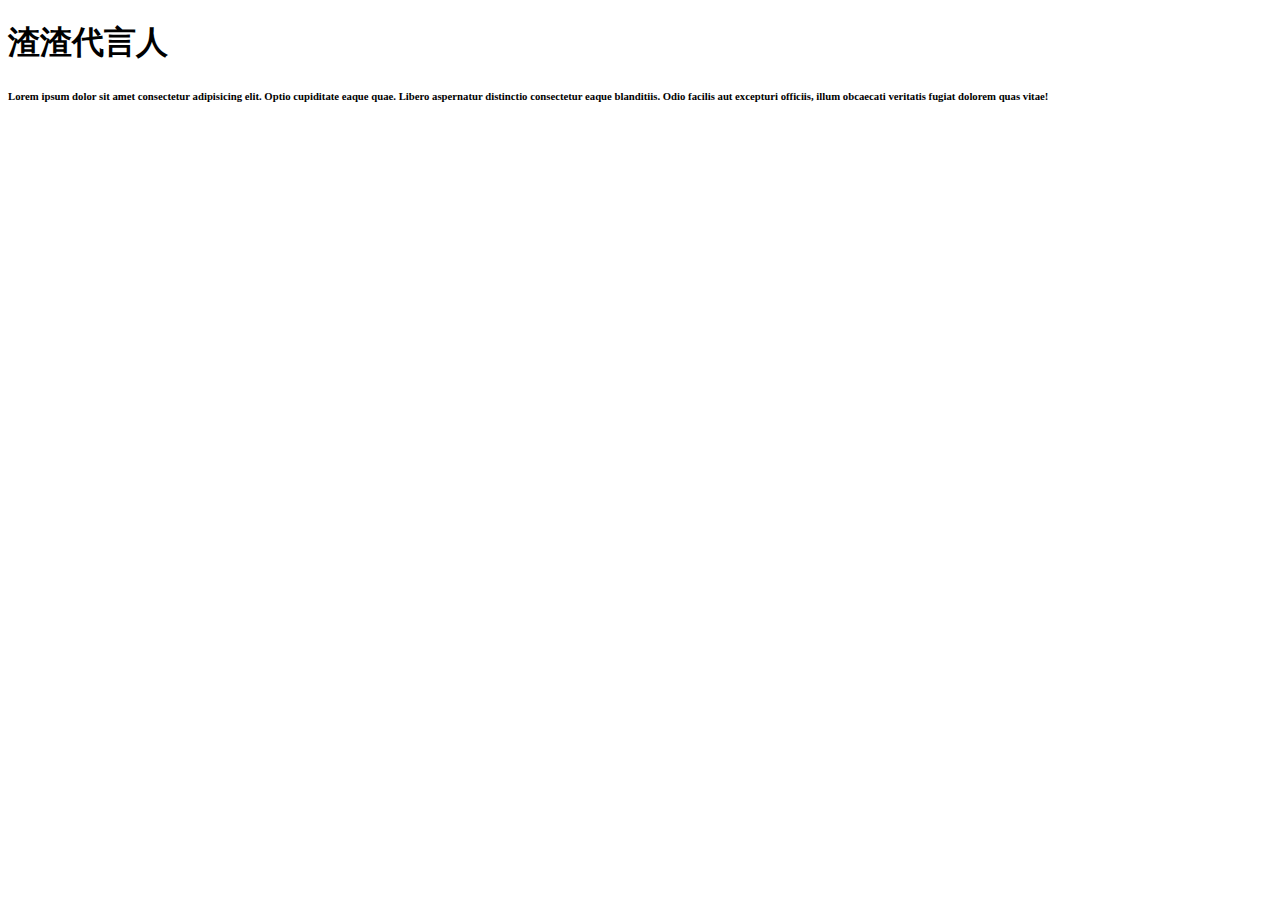
<file: css/1033.html>
<!DOCTYPE html>
<html lang="en">
<head>
    <meta charset="UTF-8">
    <meta name="viewport" content="width=device-width, initial-scale=1.0">
    <meta http-equiv="X-UA-Compatible" content="ie=edge">
    <title>Document</title>
</head>
<body>
    <h1>渣渣代言人</h1>
        <h6>Lorem ipsum dolor sit amet consectetur adipisicing elit. Optio cupiditate eaque quae. Libero aspernatur distinctio consectetur eaque blanditiis. Odio facilis aut excepturi officiis, illum obcaecati veritatis fugiat dolorem quas vitae!</h6>
</body>
</html>
</file>
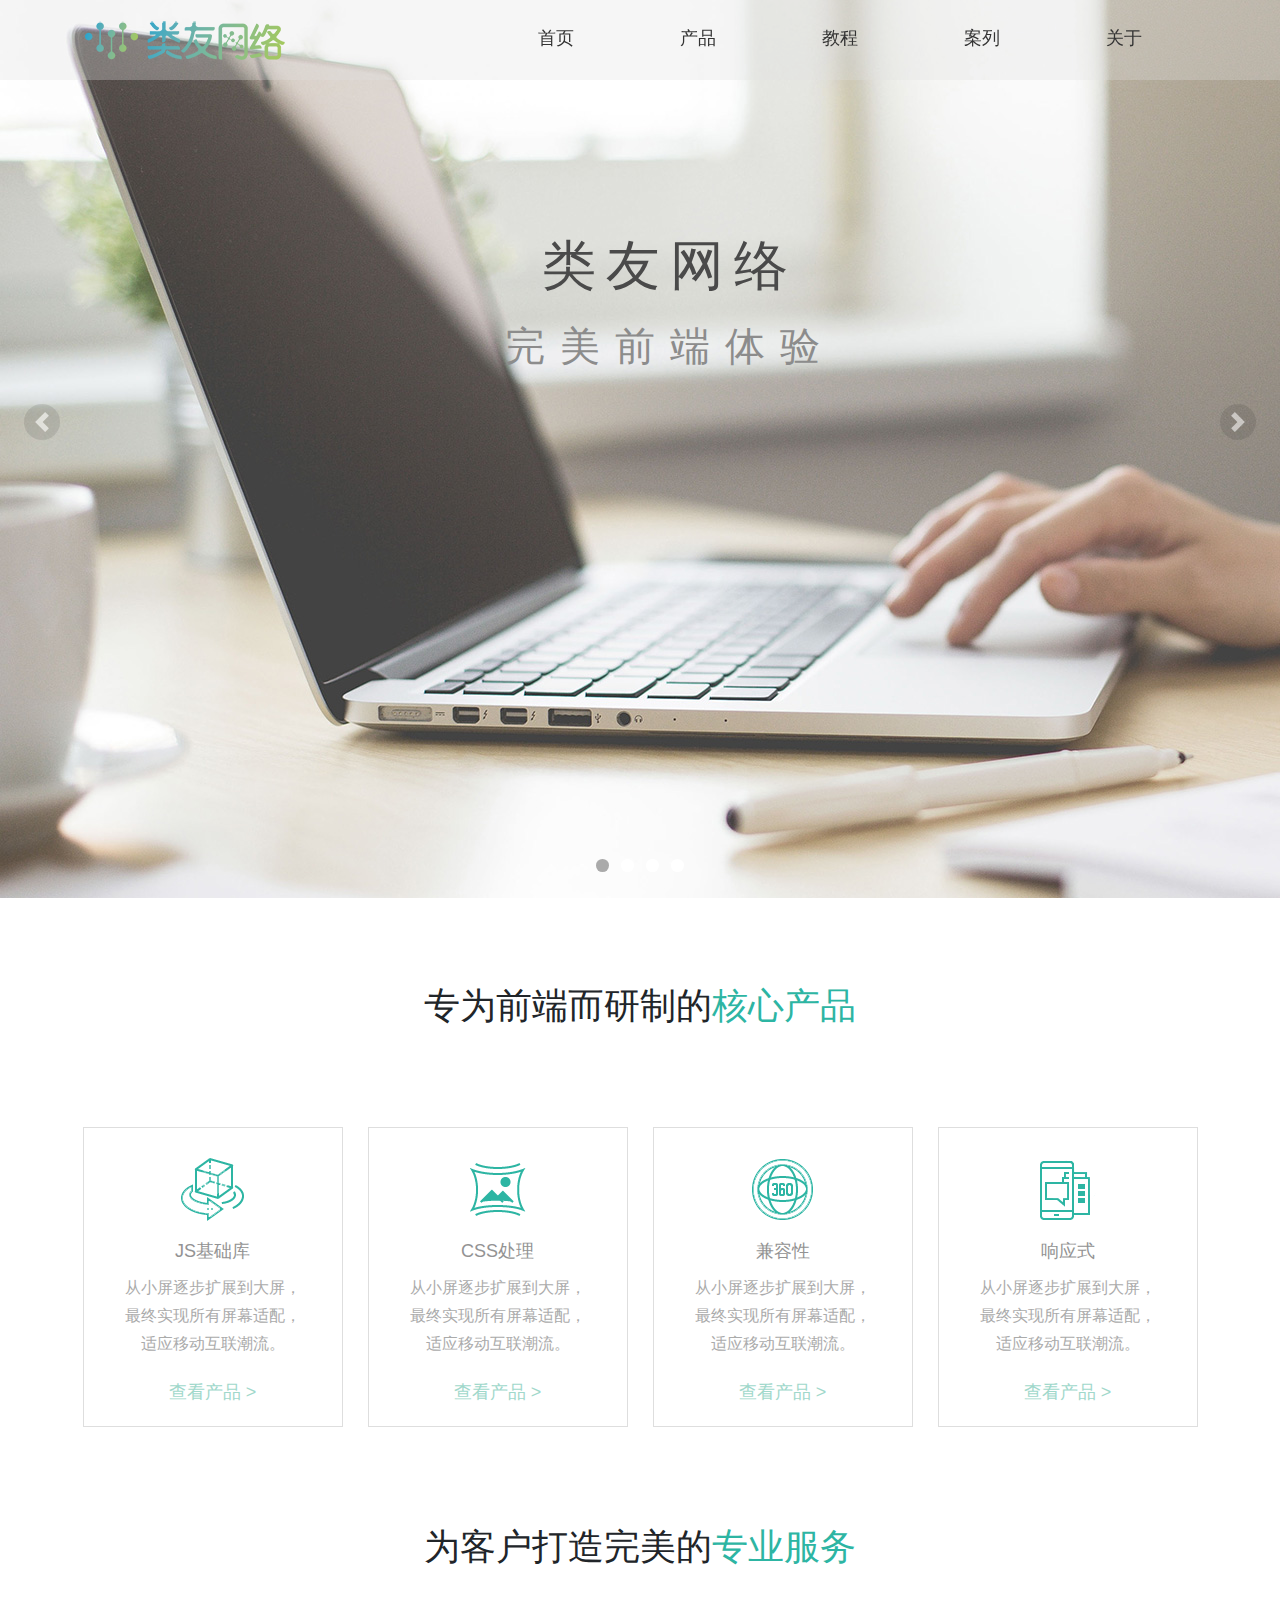
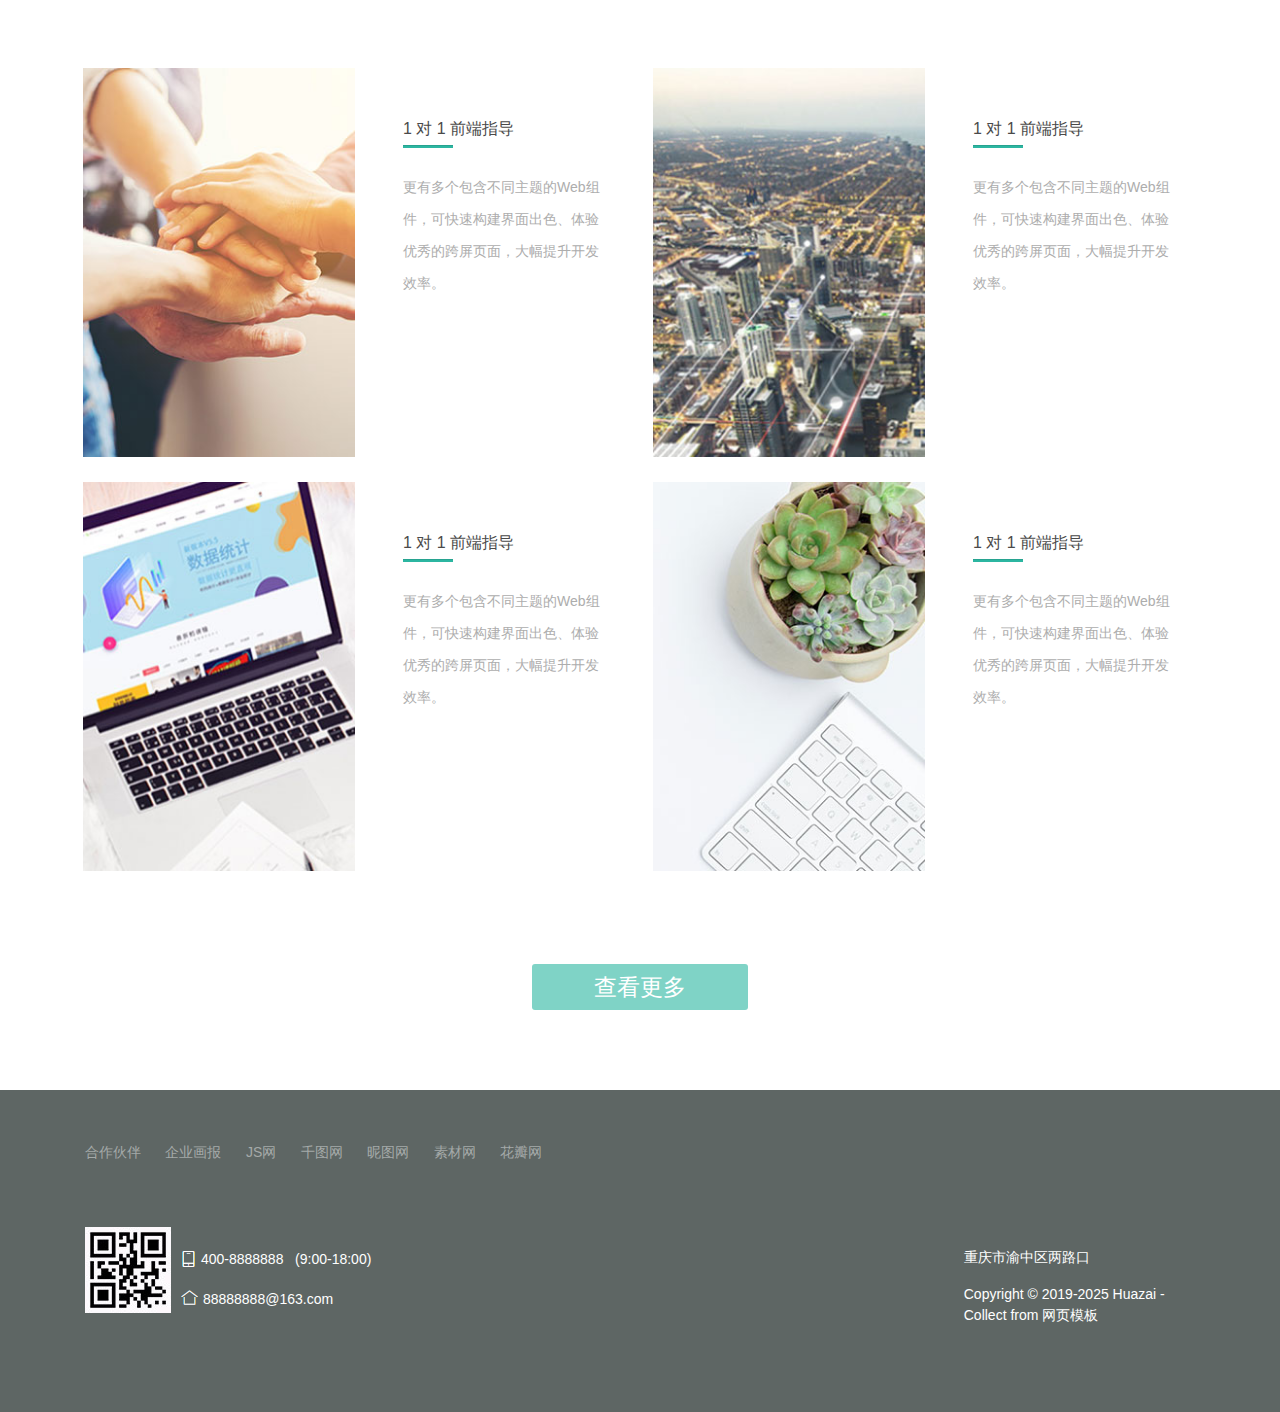
<file: LYnetwork/LY.html/my-index.html>
<!DOCTYPE html>
<html lang="en">
<head>
    <meta charset="UTF-8">
    <meta name="viewport" content="width=device-width, initial-scale=1.0">
    <meta http-equiv="X-UA-Compatible" content="ie=edge">
    <title>首页</title>
    <link rel="stylesheet" href="../css/bootstrap.css"/>
    <script src="../js/jquery.min.js"></script>
    <script src="../js/popper.min.js"></script>
    <script src="../js/bootstrap.min.js"></script>
    <link rel="stylesheet" href="../LY.css/my-index.css">
</head>
<body>
<header class="position-fixed head_a ">
    <div class="container clearfix">
        <div class="navbar navbar-expand-md navbar-black p-0">
            <!--不隐藏的-->
            <a href="#" class="navbar-brand navbar-nav float-left"><img class="l-h-80" src="../ccpt_6/res/static/img/logo.png" alt=""/></a>
            <!--按钮-->
            <button data-toggle="collapse" data-target="#content" class="navbar-toggler navbar-black navbar-light">
                <span class="navbar-toggler-icon "></span>
            </button>
            <!--sm屏纵向排列，md屏横向排列-->
            <div id="content" class="collapse navbar-collapse justify-content-xl-end justify-content-md-around">
                <ul class="navbar-nav ">
                    <li class="nav-item m-53 l-h-80">
                        <a href="#" class="nav-link">首页</a>
                    </li>
                    <li class="nav-item m-53 l-h-80">
                        <a href="my-product.html" class="nav-link">产品</a>
                    </li>
                    <li class="nav-item m-53 l-h-80">
                        <a href="#" class="nav-link">教程</a>
                    </li>
                    <li class="nav-item m-53 l-h-80">
                        <a href="#" class="nav-link">案列</a>
                    </li>
                    <li class="nav-item m-53 l-h-80">
                        <a href="#" class="nav-link">关于</a>
                    </li>
                </ul>
            </div>
        </div>
    </div>
</header>
    <!--轮播图-->
    <div id="jiant" class="carousel" data-ride="carousel">
        <!--图片-->
        <div class="carousel-inner">
            <div class="carousel-item active">
                <img class="lunbotu" src="../ccpt_6/res/static/img/banner1.jpg" alt=""/>
                <div class="img_text">
                    <p class="p1">类友网络</p>
                    <p class="p2_2">完美前端体验</p>
                </div>
            </div>
            <div class="carousel-item">
                <img class="lunbotu" src="../ccpt_6/res/static/img/banner2.jpg" alt=""/>
                <div class="img_text">
                    <p class="p1">类友网络</p>
                    <p class="p2">Perfect Front-end Experience</p>
                </div>
            </div>
            <div class="carousel-item">
                <img class="lunbotu" src="../ccpt_6/res/static/img/banner3.jpg" alt=""/>
                <div class="img_text">
                    <p class="p1">类友网络</p>
                    <p class="p2">Perfect Front-end Experience</p>
                </div>
            </div>
            <div class="carousel-item">
                <img class="lunbotu" src="../ccpt_6/res/static/img/banner4.jpeg" alt=""/>
                <div class="img_text">
                    <p class="p1">类友网络</p>
                    <p class="p2">Perfect Front-end Experience</p>
                </div>
            </div>
        </div>
        <!--箭头-->
        <a data-slide="prev" class="carousel-control-prev ml-4" href="#jiant">
            <span class="carousel-control-prev-icon"></span>
        </a>
        <a data-slide="next" class="carousel-control-next mr-4" href="#jiant">
            <span class="carousel-control-next-icon"></span>
        </a>
        <!--提示-->
        <ul class="carousel-indicators">
            <li data-toggle="#jiant" data-slide-to="0" class="active" ></li>
            <li data-toggle="#jiant" data-slide-to="1" ></li>
            <li data-toggle="#jiant" data-slide-to="2" ></li>
            <li data-toggle="#jiant" data-slide-to="3" ></li>
        </ul>
    </div>
<!-- 主体(main)部分 L1 -->
<div class="container">
    <div  id="L1">
    <p class="title">专为前端而研制的<span>核心产品</span></p>
    <div class="row">
        <div class="col-lg-3 col-md-6 col-sm-12 p-0">
            <div id="border">
            <div><img src="../ccpt_6/res/static/img/Big_icon1.png"></div>
            <div id="text_1">
                <p class="m-0 height">JS基础库</p>
                <p class="m-0 height-1">从小屏逐步扩展到大屏，最终实现所有屏幕适配，适应移动互联潮流。</p>
                <a href="#">查看产品 ></a>
            </div>
            </div>
        </div>
        <div class="col-lg-3 col-md-6 col-sm-12 p-0">
            <div id="border">
            <div><img src="../ccpt_6/res/static/img/Big_icon2.png"></div>
            <div id="text_1">
                <p class="m-0 height">CSS处理</p>
                <p class="m-0 height-1">从小屏逐步扩展到大屏，最终实现所有屏幕适配，适应移动互联潮流。</p>
                <a href="#">查看产品 ></a>
            </div>
            </div>
        </div>
        <div class="col-lg-3 col-md-6 col-sm-12 p-0">
            <div id="border">
            <div><img src="../ccpt_6/res/static/img/Big_icon3.png"></div>
            <div id="text_1">
                <p class="m-0 height">兼容性</p>
                <p class="m-0 height-1">从小屏逐步扩展到大屏，最终实现所有屏幕适配，适应移动互联潮流。</p>
                <a href="#">查看产品 ></a>
            </div>
            </div>
        </div>
        <div class="col-lg-3 col-md-6 col-sm-12 p-0">
            <div id="border">
            <div><img src="../ccpt_6/res/static/img/Big_icon4.png"></div>
            <div id="text_1">
                <p class="m-0 height">响应式</p>
                <p class="m-0 height-1">从小屏逐步扩展到大屏，最终实现所有屏幕适配，适应移动互联潮流。</p>
                <a href="#">查看产品 ></a>
            </div>
            </div>
        </div>
    </div>
    </div>
    <!--服务区 L2-->
    <div id="L2">
        <p class="title">为客户打造完美的<span>专业服务</span></p>
    <div class="row">
        <div class="col-sm-12 col-md-6 p-0">
            <div class="p-40">
            <div class="content-left"><img src="../ccpt_6/res/static/img/home_img1.jpg" alt=""/></div>
            <div class="content-right">
                <p class="p1">1 对 1 前端指导</p>
                <hr/>
                <p class="p2">更有多个包含不同主题的Web组件，可快速构建界面出色、体验优秀的跨屏页面，大幅提升开发效率。</p>
            </div>
            </div>
        </div>
        <div class="col-sm-12 col-md-6 p-0">
            <div class="p-40">
            <div class="content-left"><img src="../ccpt_6/res/static/img/home_img2.jpg" alt=""/></div>
            <div class="content-right">
                <p class="p1">1 对 1 前端指导</p>
                <hr/>
                <p class="p2">更有多个包含不同主题的Web组件，可快速构建界面出色、体验优秀的跨屏页面，大幅提升开发效率。</p>
            </div>
            </div>
        </div>
        <div class="col-sm-12 col-md-6 p-0">
            <div class="p-40">
            <div class="content-left"><img src="../ccpt_6/res/static/img/home_img3.jpg" alt=""/></div>
            <div class="content-right">
                <p class="p1">1 对 1 前端指导</p>
                <hr/>
                <p class="p2">更有多个包含不同主题的Web组件，可快速构建界面出色、体验优秀的跨屏页面，大幅提升开发效率。</p>
            </div>
            </div>
        </div>
        <div class="col-sm-12 col-md-6 p-0">
            <div class="p-40">
            <div class="content-left"><img src="../ccpt_6/res/static/img/home_img4.jpg" alt=""/></div>
            <div class="content-right">
                <p class="p1">1 对 1 前端指导</p>
                <hr/>
                <p class="p2">更有多个包含不同主题的Web组件，可快速构建界面出色、体验优秀的跨屏页面，大幅提升开发效率。</p>
            </div>
            </div>
        </div>
    </div>
    </div>
    <div id="bottom-a"><a href="#">查看更多</a></div>
</div>
<footer>
    <div id="foot_da" class="container">
    <p id="foot_a">
        <a href="#">合作伙伴</a>
        <a href="#">企业画报</a>
        <a href="#">JS网</a>
        <a href="#">千图网</a>
        <a href="#">昵图网</a>
        <a href="#">素材网</a>
        <a href="#">花瓣网</a>
    </p>
    <div class="row">
        <div class="col-sm-2 col-lg-1"><img id="foot_img" src="../ccpt_6/res/static/img/erweima.jpg" alt=""/></div>
        <div class="col-sm-10 col-lg-11">
            <div class="row">
                <div class="col-sm-6 col-md-8 col-lg-9">
                    <p class="foot_dh"><img src="../ccpt_6/res/static/img/phone.png" alt=""/><i class="font_style">&nbsp;400-8888888&nbsp;&nbsp;&nbsp;(9:00-18:00)</i></p>
                    <p><img src="../ccpt_6/res/static/img/email.png" alt=""/><i class="font_style">&nbsp;88888888@163.com</i></p>
                </div>
                <div class="col-sm-6 col-md-4 col-lg-3 m-0">
                    <p class="foot_dh font_style">重庆市渝中区两路口</p>
                    <p class="font_style">Copyright © 2019-2025 Huazai - Collect from 网页模板</p>
                </div>
            </div>
        </div>
    </div>
    </div>
</footer>

</body>
</html>
</file>
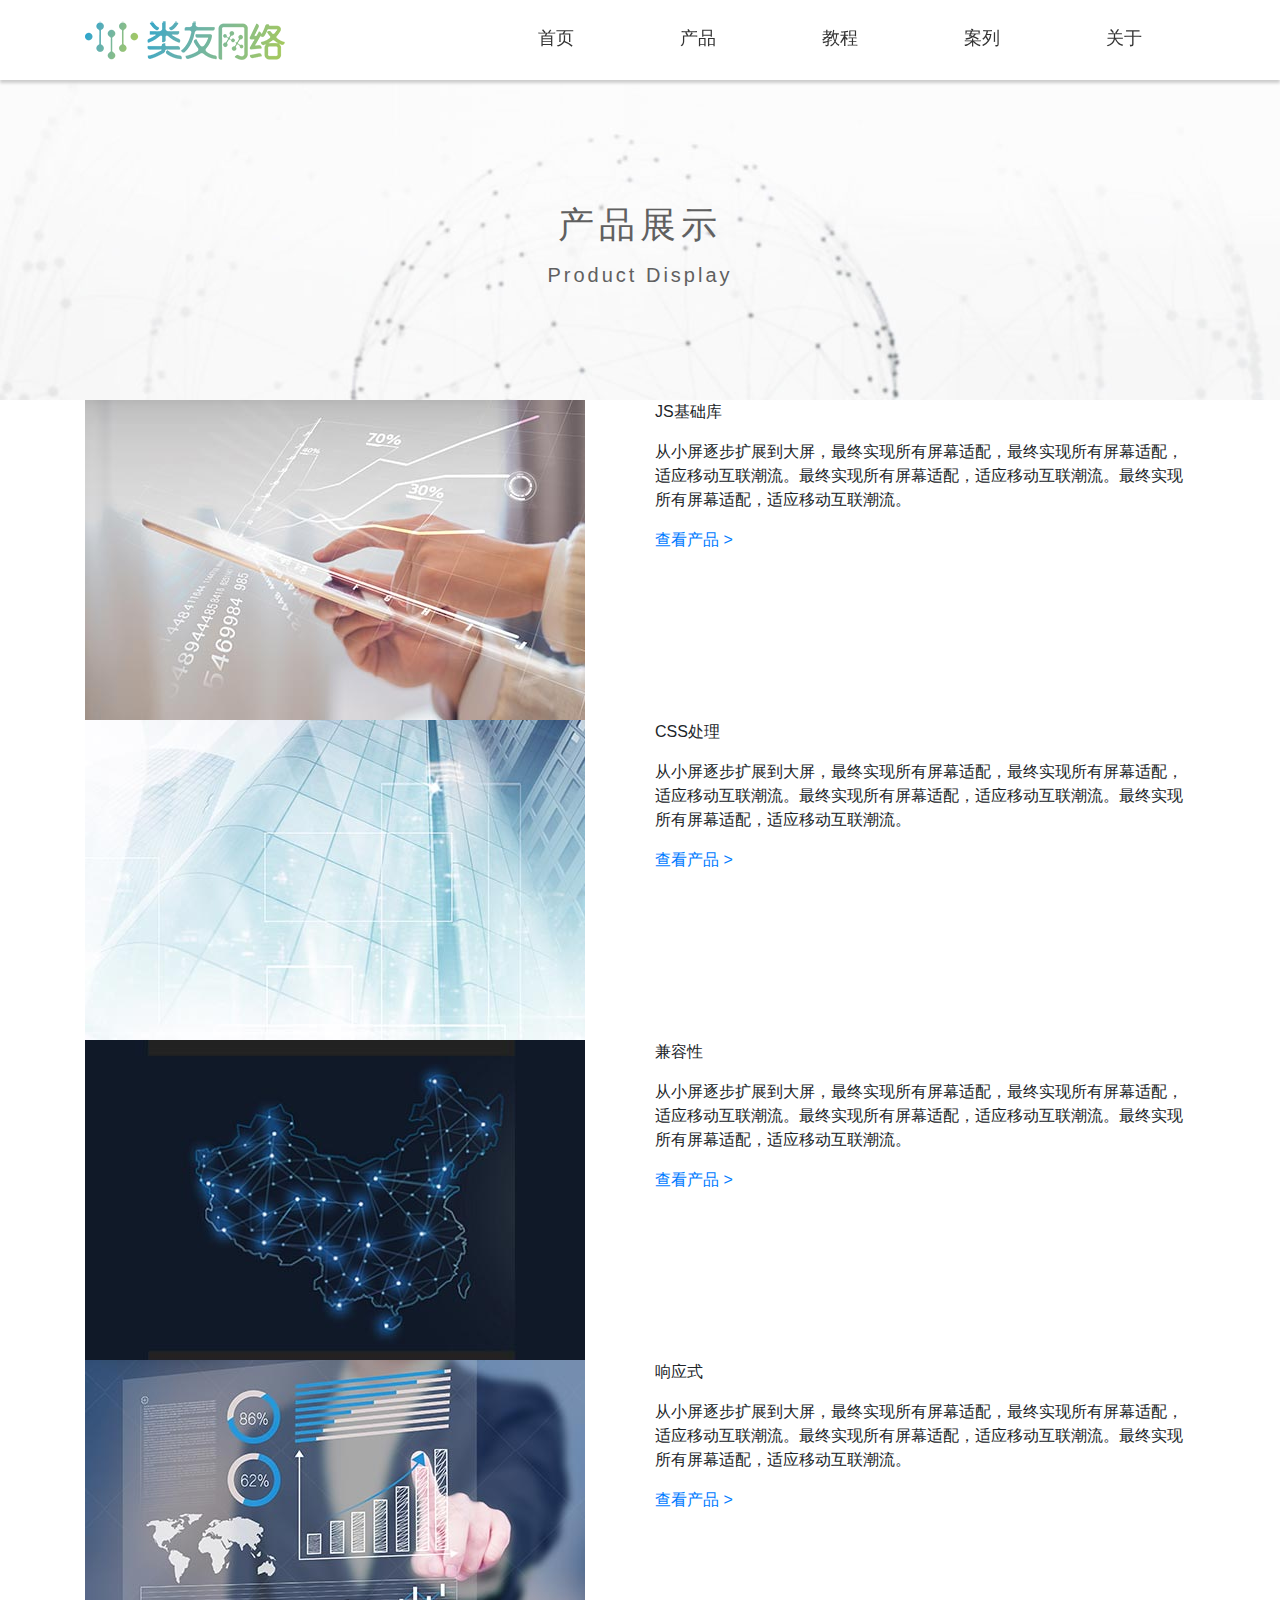
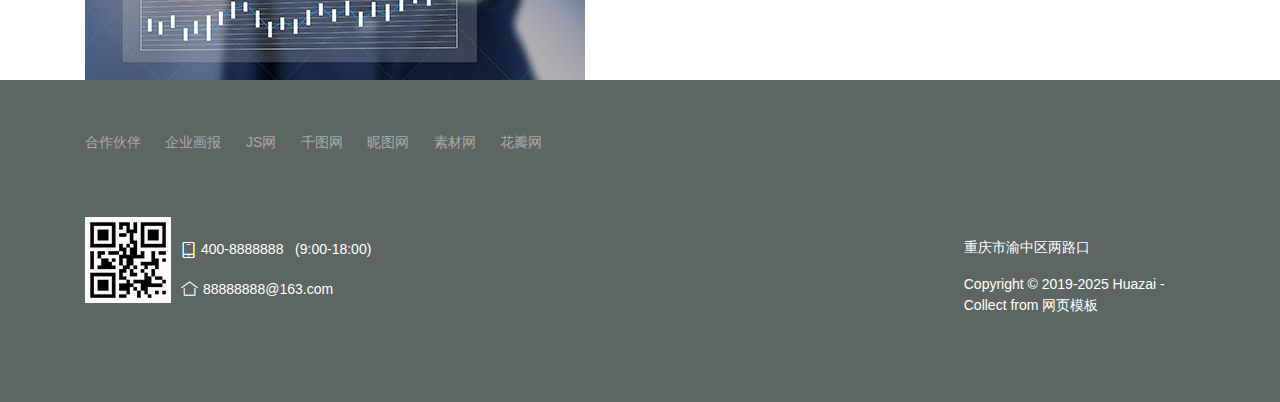
<file: LYnetwork/LY.html/my-product.html>
<!DOCTYPE html>
<html lang="en">
<head>
    <meta charset="UTF-8">
    <meta name="viewport" content="width=device-width, initial-scale=1.0">
    <meta http-equiv="X-UA-Compatible" content="ie=edge">
    <title>Document</title>
    <link rel="stylesheet" href="../css/bootstrap.css"/>
    <script src="../js/jquery.min.js"></script>
    <script src="../js/popper.min.js"></script>
    <script src="../js/bootstrap.min.js"></script>
    <link rel="stylesheet" href="../LY.css/my-product.css">
</head>
<body>
    <header class="head_a ">
        <div class="container clearfix">
            <div class="navbar navbar-expand-md navbar-black p-0">
                <!--不隐藏的-->
                <a href="#" class="navbar-brand navbar-nav float-left"><img class="l-h-80" src="../ccpt_6/res/static/img/logo.png" alt=""/></a>
                <!--按钮-->
                <button data-toggle="collapse" data-target="#content" class="navbar-toggler navbar-black navbar-light">
                    <span class="navbar-toggler-icon "></span>
                </button>
                <!--sm屏纵向排列，md屏横向排列-->
                <div id="content" class="collapse navbar-collapse justify-content-xl-end justify-content-md-around">
                    <ul class="navbar-nav ">
                        <li class="nav-item m-53 l-h-80">
                            <a href="my-index.html" class="nav-link">首页</a>
                        </li>
                        <li class="nav-item m-53 l-h-80">
                            <a href="my-product.html" class="nav-link">产品</a>
                        </li>
                        <li class="nav-item m-53 l-h-80">
                            <a href="#" class="nav-link">教程</a>
                        </li>
                        <li class="nav-item m-53 l-h-80">
                            <a href="#" class="nav-link">案列</a>
                        </li>
                        <li class="nav-item m-53 l-h-80">
                            <a href="#" class="nav-link">关于</a>
                        </li>
                    </ul>
                </div>
            </div>
        </div>
    </header>
    <!-- banner部分 -->
    <div class="back-img">
        <div class="title">
            <p>产品展示</p>
            <p class="pd">Product Display</p>
        </div>
    </div>
    <!-- main部分 -->
    <div class="main">
        <div class="container">
            <div class="row">
                <div class="col-sm-12 col-md-7 col-lg-6">
                    <img src="../ccpt_6/res/static/img/Product_img1.jpg" alt=""/>
                </div>
                <div class="col-sm-12 col-md-5 col-lg-6">
                    <p>JS基础库</p>
                    <p>从小屏逐步扩展到大屏，最终实现所有屏幕适配，最终实现所有屏幕适配，适应移动互联潮流。最终实现所有屏幕适配，适应移动互联潮流。最终实现所有屏幕适配，适应移动互联潮流。</p>
                    <div><a href="#">查看产品 ></a></div>
                </div>
            </div>
            <div class="row">
                <div class="col-sm-12 col-md-7 col-lg-6">
                    <img src="../ccpt_6/res/static/img/Product_img2.jpg" alt=""/>
                </div>
                <div class="col-sm-12 col-md-5 col-lg-6">
                    <p>CSS处理</p>
                    <p>从小屏逐步扩展到大屏，最终实现所有屏幕适配，最终实现所有屏幕适配，适应移动互联潮流。最终实现所有屏幕适配，适应移动互联潮流。最终实现所有屏幕适配，适应移动互联潮流。</p>
                    <div><a href="#">查看产品 ></a></div>
                </div>
            </div>
            <div class="row">
                <div class="col-sm-12 col-md-7 col-lg-6">
                    <img src="../ccpt_6/res/static/img/Product_img3.jpg" alt=""/>
                </div>
                <div class="col-sm-12 col-md-5 col-lg-6">
                    <p>兼容性</p>
                    <p>从小屏逐步扩展到大屏，最终实现所有屏幕适配，最终实现所有屏幕适配，适应移动互联潮流。最终实现所有屏幕适配，适应移动互联潮流。最终实现所有屏幕适配，适应移动互联潮流。</p>
                    <div><a href="#">查看产品 ></a></div>
                </div>
            </div>
            <div class="row">
                <div class="col-sm-12 col-md-7 col-lg-6">
                    <img src="../ccpt_6/res/static/img/Product_img4.jpg" alt=""/>
                </div>
                <div class="col-sm-12 col-md-5 col-lg-6">
                    <p>响应式</p>
                    <p>从小屏逐步扩展到大屏，最终实现所有屏幕适配，最终实现所有屏幕适配，适应移动互联潮流。最终实现所有屏幕适配，适应移动互联潮流。最终实现所有屏幕适配，适应移动互联潮流。</p>
                    <div><a href="#">查看产品 ></a></div>
                </div>
            </div>
        </div>
    </div>
    <footer>
        <div id="foot_da" class="container">
            <p id="foot_a">
                <a href="#">合作伙伴</a>
                <a href="#">企业画报</a>
                <a href="#">JS网</a>
                <a href="#">千图网</a>
                <a href="#">昵图网</a>
                <a href="#">素材网</a>
                <a href="#">花瓣网</a>
            </p>
            <div class="row">
                <div class="col-sm-2 col-lg-1"><img id="foot_img" src="../ccpt_6/res/static/img/erweima.jpg" alt=""/></div>
                <div class="col-sm-10 col-lg-11">
                    <div class="row">
                        <div class="col-sm-6 col-md-8 col-lg-9">
                            <p class="foot_dh"><img src="../ccpt_6/res/static/img/phone.png" alt=""/><i class="font_style">&nbsp;400-8888888&nbsp;&nbsp;&nbsp;(9:00-18:00)</i></p>
                            <p><img src="../ccpt_6/res/static/img/email.png" alt=""/><i class="font_style">&nbsp;88888888@163.com</i></p>
                        </div>
                        <div class="col-sm-6 col-md-4 col-lg-3 m-0">
                            <p class="foot_dh font_style">重庆市渝中区两路口</p>
                            <p class="font_style">Copyright © 2019-2025 Huazai - Collect from 网页模板</p>
                        </div>
                    </div>
                </div>
            </div>
        </div>
    </footer>
</body>
</html>
</file>
<file: LYnetwork/LY.css/my-index.css>
*{margin: 0;padding:0}
/*  导航栏  */
@media (min-width:1199px){
    .m-53{
        margin:0 53px !important;
    }
}
@media (min-width:768px){
    .m-53{
        margin:0 32px;
    }
}
.l-h-80{
    line-height:80px;
}
.head_a{
    width: 100%;
    height:80px !important;
    background:rgba(225, 225, 225, 0.3);
    box-shadow: 0 0 0 0 rgba(0,0,0,0.05);
    z-index: 999;
    overflow: hidden;
    transition: 0.3s;
    padding: 0;
}
.nav .nav-logo{height: 100%; position: absolute; top: 0; left: 15px; line-height: 80px;}
.nav-item{margin-left: 30px;}

.navbar-nav{font-size: 18px;}
@media (max-width: 768px) {
    .head_a {
        height: auto !important;
        padding-top: 15px !important;
        padding-bottom:15px !important;
    }
}
@media screen and (min-width: 768px){
    .container {min-width: 740px; }

}

.nav-link{
    color:#333;
    margin-top:-2px;
    border-bottom: 2px solid transparent;
    padding:0px !important;
    font-size: 18px;
}
.nav-link:hover{
    color:#4aca6d !important;
    margin-top:-2px;
    border-bottom:2px solid #4aca6d;
}


/*   轮播图  */
.lunbotu{
    min-width: 100%;
    height: 898px;
}
.carousel-control-prev,.carousel-control-next{
    width: 36px;
    height: 36px;
    position: absolute;
    top: 45%;
    background:rgba(0,0,0,.2);
    border-radius: 50%;
    text-align: center;
    font-size: 20px;
}
.carousel-indicators li{
    width: 0.8rem;height: 0.8rem;
    background: #fff;
    border-radius: 50%;
    margin-left:6px ;
    margin-right: 6px;
}
.carousel-indicators .active{
    background: #aaa;
}

/*  图中文字 */
.img_text{
    width: 600px;
    position: absolute;
    top:25%;left:50%;
    margin-left: -270px;
}
.img_text .p1{
    text-align: center;
    color:#4a4a4a;
    font-size: 54px;
    letter-spacing: 10px;
    margin-bottom: 0;
}
.img_text .p2{
    text-align: center;
    color: #8c8c8c;
    font-size: 35px;
    line-height: 80px;
    letter-spacing: 5px;
}
.img_text .p2_2{
    text-align: center;
    color: #8c8c8c;
    font-size: 40px;
    line-height: 80px;
    letter-spacing: 15px;
}


/*   主体(main)部分 L1   */
#main_1_1{
    padding-top: 90px;
    padding-bottom: 130px;
}
#L1 .title{
    font-size: 36px;
    line-height: 216px;
    text-align: center;
    margin: 0;
}
@media screen and (max-width: 992px){
    #L1 .title {
        color: #484848;
        font-size: 24px;
        text-align: center;
        line-height: 160px;
    }
}
#L1 .title span{color:#2db5a3;}
#border{
    border: 1px solid #DEDEDE;
    padding: 30px 36px 0 36px;
    text-align: center;
    transition: 0.3s;
    margin: 12.5px;
}
.height{
    font-size: 18px;
    color: #939393;
    line-height: 46px;
    padding-top: 6px;
}
.height-1{
    font-size: 16px;
    color: #ababab;
    line-height: 28px;
}
#text_1 a{
    font-size: 18px;
    color: #a1d8cb;
    line-height: 68px;
    text-decoration: none;
}

/*  服务区 2L  */
#L2 .title{
    font-size: 36px;
    line-height: 216px;
    text-align: center;
    margin: 0;
}
@media screen and (max-width: 992px){
    #L2 .title {
        color: #484848;
        font-size: 24px;
        text-align: center;
        line-height: 160px;
    }
}
#L2 .title span{color:#2db5a3;}
.p-40{padding: 40px;}
@media screen and (max-width: 1299px){
    .p-40{padding: 12.5px;}
}
.content-left{width:50%;}
.content-left img{width:100%;border: none}
.content-right{
    box-sizing: border-box;
    background: #FFF;
    padding: 58px 40px 0 48px;
    width: 50%;
    height: 100%;
    position: absolute;
    top: 0;
    right: 0;
    transition: 0.3s;
    overflow: hidden;
}

.content-right:hover{
    box-shadow: 2px 2px 2px #EEE;
    transition: 0.3s;
}
@media screen and (max-width: 992px) and (min-width: 768px){
     .content-right {
        padding: 10px 10px 0 15px;
    }
    .content-right p{line-height: 28px;}
}
 .content-right .p1{
    color:#4a4a4a;
    line-height:32px;
     margin: 0;
     overflow: hidden;

}
.content-right .p2{
    color:#adadad;
    font-size: 14px;
    line-height:32px;
    margin: 0;
    text-overflow: ellipsis;
}
hr{
    width: 50px;
    height: 2px;
    background: #2cb6a1;
    margin:0 0 23px;
}
#bottom-a{
    padding-top: 80px;
    padding-bottom: 80px;
    text-align: center;
}
#bottom-a a{
    padding: 10px 62px;
    font-size: 23px;
    line-height: 46px;
    color: #FFF;
    background: #7fd3c6;
    border-radius: 3px;
    text-decoration: none
}
#bottom-a a:hover{color: #000;}


/*  底部  */
footer{width:100%;height:100%;background: #5e6664;padding-bottom:70px;}
#foot_a {
    padding-top: 50px;
    padding-bottom: 63px;
    margin: 0px;
}
#foot_a a:hover{text-decoration: none;color:#fff;}
#foot_a a{color:#a5aaa9;font-size: 14px;margin-right:20px;}
.foot_dh{padding:20px 0px 0px;}
.font_style{font-style:normal;color:#fff;font-size: 14px;}


@media screen and (min-width: 1300px) {
    .container {
        width: 1200px;
        padding: 0;
    }
}
.container{
    position: relative;
    margin: 0 auto;
    padding: 0 15px;
    box-sizing: border-box;
}
</file>
<file: LYnetwork/LY.css/my-product.css>
*{margin: 0;padding:0}
/*  导航栏  */
@media (min-width:1199px){
    .m-53{
        margin:0 53px !important;
    }
}
@media (min-width:768px){
    .m-53{
        margin:0 32px;
    }
}
.l-h-80{
    line-height:80px;
}
.head_a{
    width: 100%;
    height: 80px;
    box-shadow: 0 3px 3px 0 #CCC;
    background: #FFF;
    position: fixed;
    left: 0;
    top: 0;
    z-index: 999;
    overflow: hidden;
    transition: 0.3s;
}
.nav .nav-logo{height: 100%; position: absolute; top: 0; left: 15px; line-height: 80px;}
.nav-item{margin-left: 30px;}

.navbar-nav{font-size: 18px;}
@media (max-width: 768px) {
    .head_a {
        height: auto !important;
        padding-top: 15px !important;
        padding-bottom:15px !important;
    }
}
@media screen and (min-width: 768px){
    .container {min-width: 740px; }

}

.nav-link{
    color:#333;
    margin-top:-2px;
    border-bottom: 2px solid transparent;
    padding:0px !important;
    font-size: 18px;
}
.nav-link:hover{
    color:#4aca6d !important;
    margin-top:-2px;
    border-bottom:2px solid #4aca6d;
}

/*  banner部分  */
.back-img{height: 320px; margin-top: 80px;}
.back-img{background: url(../ccpt_6/res/static/img/nav_img1.jpg) no-repeat center top;background-size: cover;}
.back-img .title{padding-top: 120px;transition: 1.5s;}
.back-img .title .pd{
    font-size: 20px;
    letter-spacing: 3px;
}
.back-img .title p{
    color: #606060;
    font-size: 36px;
    text-align: center;
    line-height: 50px;
    letter-spacing: 5px;
    margin: 0px;
}

/*  底部  */
footer{width:100%;height:100%;background: #5e6664;padding-bottom:70px;}
#foot_a {
    padding-top: 50px;
    padding-bottom: 63px;
    margin: 0px;
}
#foot_a a:hover{text-decoration: none;color:#fff;}
#foot_a a{color:#a5aaa9;font-size: 14px;margin-right:20px;}
.foot_dh{padding:20px 0px 0px;}
.font_style{font-style:normal;color:#fff;font-size: 14px;}


@media screen and (min-width: 1300px) {
    .container {
        width: 1200px;
        padding: 0;
    }
}
.container{
    position: relative;
    margin: 0 auto;
    padding: 0 15px;
    box-sizing: border-box;
}
</file>
